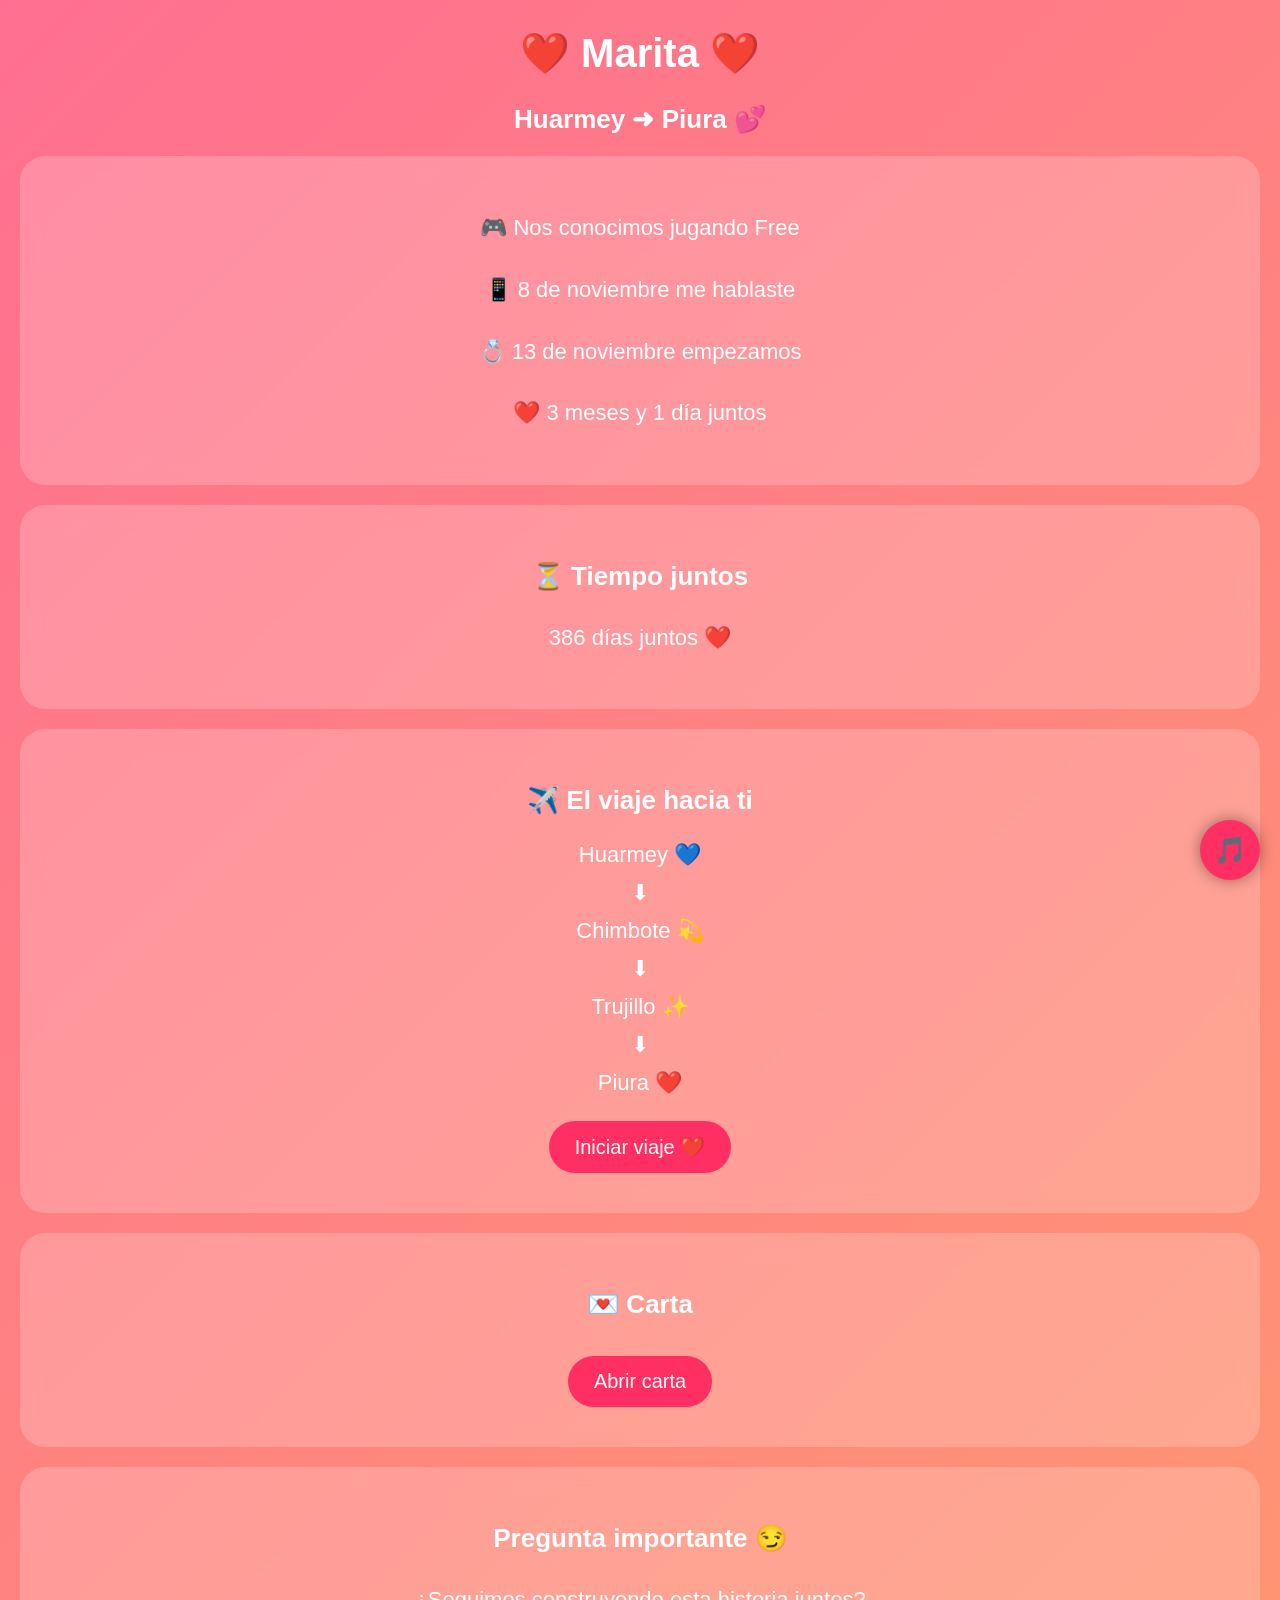
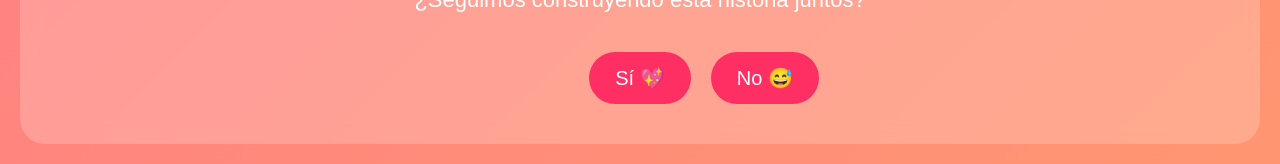
<file: index.html>
<!DOCTYPE html>
<html lang="es">
<head>
<meta charset="UTF-8">
<meta name="viewport" content="width=device-width, initial-scale=1.0">
<title>Para Marita ❤️</title>

<style>

body {
    margin: 0;
    font-family: Arial, sans-serif;
    background: linear-gradient(135deg, #ff6f91, #ff9671);
    text-align: center;
    color: white;
    overflow-x: hidden;
}

/* TITULOS GRANDES */
h1 {
    font-size: 40px;
    margin-top: 30px;
}

h2, h3 {
    font-size: 26px;
}

p {
    font-size: 22px;
    line-height: 1.8;
}

/* SECCIONES */
.section {
    background: rgba(255,255,255,0.2);
    backdrop-filter: blur(10px);
    margin: 20px;
    padding: 30px;
    border-radius: 25px;
}

/* BOTONES */
button {
    padding: 14px 26px;
    border: none;
    border-radius: 30px;
    background: #ff2e63;
    color: white;
    font-size: 20px;
    cursor: pointer;
    margin: 10px;
}

button:active {
    transform: scale(0.95);
}

#noBtn {
    position: absolute;
}

/* MAPA */
.mapa {
    display: flex;
    flex-direction: column;
    gap: 12px;
    font-size: 22px;
    margin-top: 15px;
}

.viaje {
    margin-top: 15px;
    font-weight: bold;
    font-size: 22px;
}

/* CARTA */
.carta {
    display: none;
    margin-top: 20px;
    font-size: 22px;
    line-height: 1.9;
    animation: fadeIn 1.5s ease-in-out;
}

@keyframes fadeIn {
    from {opacity: 0;}
    to {opacity: 1;}
}

/* CORAZONES */
.heart {
    position: fixed;
    animation: float 6s linear infinite;
}

@keyframes float {
    from {transform: translateY(100vh);}
    to {transform: translateY(-10vh);}
}

/* BOTÓN MÚSICA FLOTANTE */
.music-btn {
    position: fixed;
    bottom: 20px;
    right: 20px;
    background: #ff2e63;
    width: 60px;
    height: 60px;
    border-radius: 50%;
    font-size: 26px;
    display: flex;
    align-items: center;
    justify-content: center;
    cursor: pointer;
    box-shadow: 0 0 15px rgba(0,0,0,0.4);
}

</style>
</head>

<body>

<h1>❤️ Marita ❤️</h1>
<h2>Huarmey ➜ Piura 💕</h2>

<div class="section">
    <p>🎮 Nos conocimos jugando Free</p>
    <p>📱 8 de noviembre me hablaste</p>
    <p>💍 13 de noviembre empezamos</p>
    <p>❤️ 3 meses y 1 día juntos</p>
</div>

<div class="section">
    <h3>⏳ Tiempo juntos</h3>
    <p id="contador"></p>
</div>

<div class="section">
    <h3>✈️ El viaje hacia ti</h3>
    <div class="mapa">
        <div>Huarmey 💙</div>
        <div>⬇</div>
        <div>Chimbote 💫</div>
        <div>⬇</div>
        <div>Trujillo ✨</div>
        <div>⬇</div>
        <div>Piura ❤️</div>
    </div>

    <div class="viaje" id="viajeTexto"></div>
    <button onclick="iniciarViaje()">Iniciar viaje ❤️</button>
</div>

<div class="section">
    <h3>💌 Carta</h3>
    <button onclick="abrirCarta()">Abrir carta</button>

    <div class="carta" id="cartaTexto">
        Marita ❤️<br><br>

        Quién diría que todo empezó en un juego 🎮.  
        Entre partidas, risas y momentos simples, encontré algo real… algo que no estaba buscando pero que ahora no quiero perder. 💖<br><br>

        El 8 de noviembre comenzamos a hablar por WhatsApp 📱,  
        y el 13 de noviembre nuestra historia se volvió oficial 💍.  
        Desde ese día cada conversación, cada llamada y cada mensaje se volvió especial.<br><br>

        No llevamos años… solo 3 meses y 1 día.  
        Pero lo que siento no se mide en tiempo,  
        se mide en lo feliz que me haces y en lo mucho que sonrío cuando pienso en ti. ❤️<br><br>

        Somos Huarmey y Piura…  
        y para llegar a ti tendría que pasar por Chimbote, Trujillo y muchos kilómetros más.  
        Pero si el destino es verte, recorrería cada uno de ellos feliz. ✈️💕<br><br>

        Lo más bonito es que pronto nos veremos en persona este mes.  
        Ya no será solo pantalla… será real, frente a frente.  
        Y estoy seguro de que ese momento valdrá cada segundo de espera. 💕<br><br>

        Tal vez nuestra historia empezó en un juego,  
        pero lo que siento por ti es completamente real.  
        Y quiero que esto siga creciendo contigo. ❤️
    </div>
</div>

<div class="section">
    <h3>Pregunta importante 😏</h3>
    <p>¿Seguimos construyendo esta historia juntos?</p>
    <button onclick="respuestaSi()">Sí 💖</button>
    <button id="noBtn" onmouseover="moverNo()">No 😅</button>
</div>

<!-- AUDIO -->
<audio id="musica" loop>
    <source src="cancion.mp3" type="audio/mpeg">
</audio>

<!-- BOTÓN FLOTANTE -->
<div class="music-btn" onclick="reproducirMusica()">🎵</div>

<script>

/* CONTADOR */
let inicio = new Date("November 13, 2025 00:00:00").getTime();

setInterval(function() {
    let ahora = new Date().getTime();
    let diferencia = ahora - inicio;
    let dias = Math.floor(diferencia / (1000*60*60*24));
    document.getElementById("contador").innerHTML =
    dias + " días juntos ❤️";
}, 1000);

/* VIAJE */
function iniciarViaje() {
    const texto = document.getElementById("viajeTexto");
    const ciudades = ["Huarmey 💙", "Chimbote 💫", "Trujillo ✨", "Piura ❤️"];
    let i = 0;

    let intervalo = setInterval(() => {
        texto.innerHTML = "❤️ Llegando a " + ciudades[i];
        i++;
        if (i >= ciudades.length) {
            clearInterval(intervalo);
            texto.innerHTML = "❤️ Ya estoy contigo 💕";
        }
    }, 1500);
}

/* CARTA */
function abrirCarta(){
    document.getElementById("cartaTexto").style.display = "block";
}

/* BOTÓN NO */
function moverNo(){
    let btn = document.getElementById("noBtn");
    btn.style.top = Math.random()*80 + "vh";
    btn.style.left = Math.random()*80 + "vw";
}

/* RESPUESTA SI */
function respuestaSi(){
    alert("Sabía que dirías que sí 😘❤️");
}

/* CORAZONES */
setInterval(() => {
    let heart = document.createElement("div");
    heart.classList.add("heart");
    heart.innerHTML = "❤️";
    heart.style.left = Math.random() * 100 + "vw";
    heart.style.fontSize = Math.random() * 25 + 20 + "px";
    document.body.appendChild(heart);

    setTimeout(() => {
        heart.remove();
    }, 6000);
}, 500);

/* MÚSICA */
function reproducirMusica(){
    document.getElementById("musica").play();
}

</script>

</body>
</html>
</file>
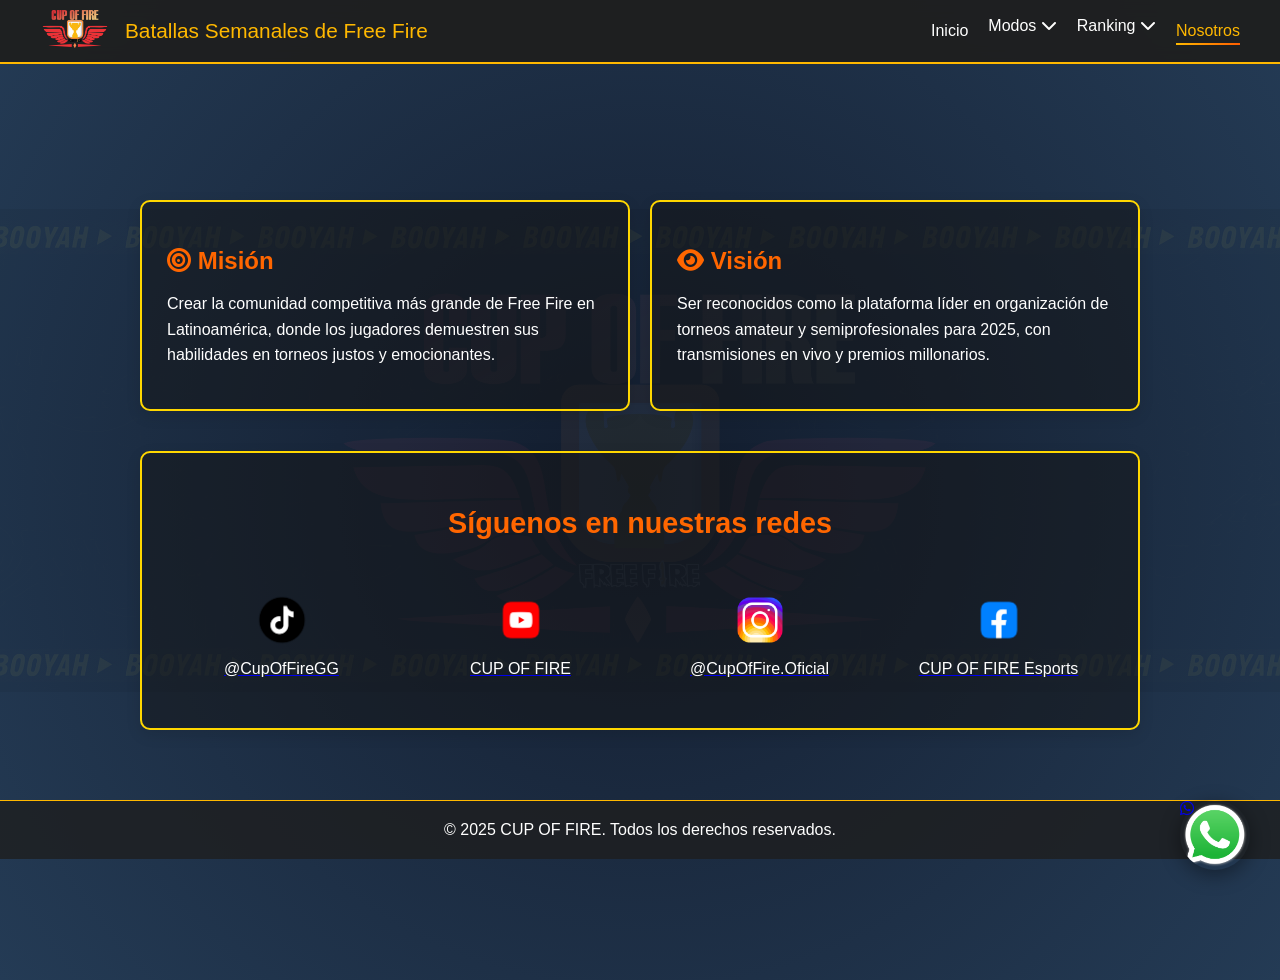
<file: nosotros.html>
<!DOCTYPE html>
<html lang="es">
<head>
  <meta charset="UTF-8">
  <meta name="viewport" content="width=device-width, initial-scale=1.0">
  <title>Nosotros - CUP OF FIRE</title>
  <link rel="stylesheet" href="assets/css/styles.css">
  <link rel="stylesheet" href="https://cdnjs.cloudflare.com/ajax/libs/font-awesome/6.5.0/css/all.min.css">
</head>
<body>
  <!-- Fondo con logo -->
  <div class="background-logo"></div>

  <!-- Header -->
  <header class="header-fixed">
    <div class="header-container">
      <div class="logo-title">
        <a href="index.html">
          <img src="img/logo.png" alt="Logo" class="logo">
        </a>
        <h1>Batallas Semanales de Free Fire</h1>
      </div>
      
      <nav id="mainNav">
        <a href="index.html">Inicio</a>
        
        <!-- Menú Modos -->
        <div class="dropdown">
          <a href="#">Modos <i class="fas fa-chevron-down"></i></a>
          <div class="dropdown-content">
            <a href="modos/solo.html">Solo</a>
            <a href="modos/duo.html">Dúo</a>
            <a href="modos/escuadra.html">Escuadra</a>
            <a href="modos/duelo.html">Duelo</a>
          </div>
        </div>
        
        <!-- Menú Ranking -->
        <div class="dropdown">
          <a href="#">Ranking <i class="fas fa-chevron-down"></i></a>
          <div class="dropdown-content">
            <a href="ranking/solo.html">Top Solo</a>
            <a href="ranking/duo.html">Top Dúo</a>
            <a href="ranking/escuadra.html">Top Escuadra</a>
            <a href="ranking/duelo.html">Top Duelo</a>
          </div>
        </div>
        
        <a href="nosotros.html" class="active" id="current-page">Nosotros</a>
      </nav>
      
      <button class="menu-mobile">
        <i class="fas fa-bars"></i>
      </button>
    </div>
  </header>

  <!-- Contenido Principal -->
  <main class="nosotros-main">
    <section class="mision-vision">
      <div class="card">
        <h2><i class="fas fa-bullseye"></i> Misión</h2>
        <p>Crear la comunidad competitiva más grande de Free Fire en Latinoamérica, donde los jugadores demuestren sus habilidades en torneos justos y emocionantes.</p>
      </div>
      
      <div class="card">
        <h2><i class="fas fa-eye"></i> Visión</h2>
        <p>Ser reconocidos como la plataforma líder en organización de torneos amateur y semiprofesionales para 2025, con transmisiones en vivo y premios millonarios.</p>
      </div>
    </section>

    <section class="redes-sociales">
      <h2>Síguenos en nuestras redes</h2>
      <div class="redes-container">
        <a href="https://tiktok.com" target="_blank" class="red-social">
          <img src="img/tiktok-icon.png" alt="TikTok">
          <span>@CupOfFireGG</span>
        </a>
        
        <a href="https://youtube.com" target="_blank" class="red-social">
          <img src="img/youtube-icon.png" alt="YouTube">
          <span>CUP OF FIRE</span>
        </a>
        
        <a href="https://instagram.com" target="_blank" class="red-social">
          <img src="img/instagram-icon.png" alt="Instagram">
          <span>@CupOfFire.Oficial</span>
        </a>
        
        <a href="https://facebook.com" target="_blank" class="red-social">
          <img src="img/facebook-icon.png" alt="Facebook">
          <span>CUP OF FIRE Esports</span>
        </a>
      </div>
    </section>
  </main>

  <footer>
    © 2025 CUP OF FIRE. Todos los derechos reservados.
  </footer>

  <!-- WhatsApp Flotante -->
  <a href="https://wa.me/+51987149670" class="whatsapp-float" target="_blank">
    <i class="fab fa-whatsapp"></i>
  </a>

  <!-- JavaScript -->
  <script src="assets/js/script.js"></script>
</body>
</html>
</file>
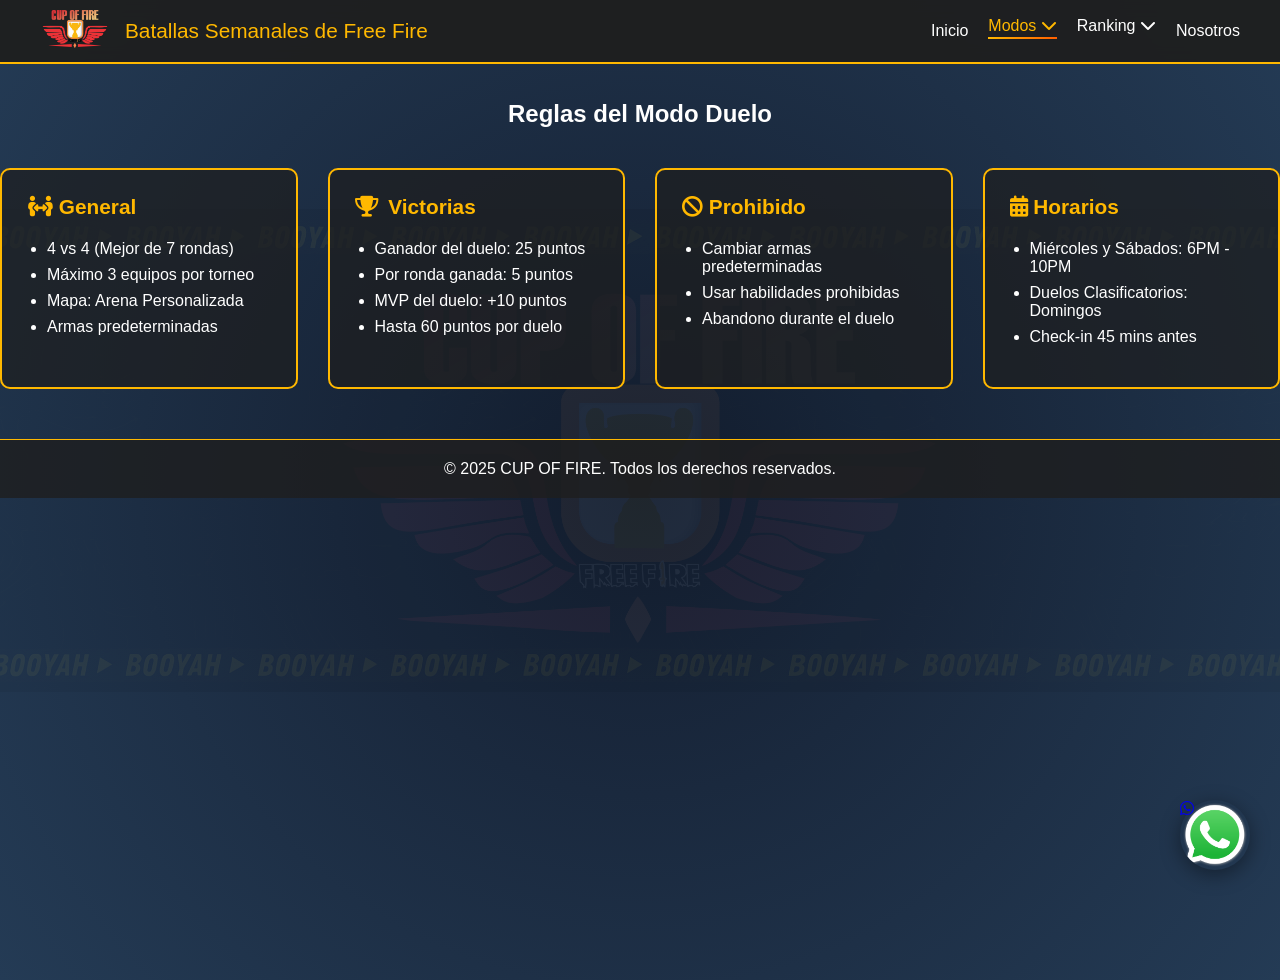
<file: modos/duelo.html>
<!DOCTYPE html>
<html lang="es">
<head>
  <meta charset="UTF-8">
  <meta name="viewport" content="width=device-width, initial-scale=1.0">
  <title>Modo Duelo - CUP OF FIRE</title>
  <link rel="stylesheet" href="../assets/css/styles.css">
  <link rel="stylesheet" href="https://cdnjs.cloudflare.com/ajax/libs/font-awesome/6.5.0/css/all.min.css">
</head>
<body>
  <!-- Fondo con logo2 -->
  <div class="background-logo"></div>

  <!-- Header -->
  <header class="header-fixed">
    <div class="header-container">
      <div class="logo-title">
        <a href="../index.html">
          <img src="../img/logo.png" alt="Logo" class="logo">
        </a>
        <h1>Batallas Semanales de Free Fire</h1>
      </div>
      
      <nav id="mainNav">
        <a href="../index.html">Inicio</a>
        
        <!-- Menú Modos -->
        <div class="dropdown">
          <a href="#" class="active">Modos <i class="fas fa-chevron-down"></i></a>
          <div class="dropdown-content">
            <a href="solo.html">Solo</a>
            <a href="duo.html">Dúo</a>
            <a href="escuadra.html">Escuadra</a>
            <a href="#" class="active" id="current-page">Duelo</a>
          </div>
        </div>
        
        <!-- Menú Ranking -->
        <div class="dropdown">
          <a href="#">Ranking <i class="fas fa-chevron-down"></i></a>
          <div class="dropdown-content">
            <a href="../ranking/solo.html">Top Solo</a>
            <a href="../ranking/duo.html">Top Dúo</a>
            <a href="../ranking/escuadra.html">Top Escuadra</a>
            <a href="../ranking/duelo.html">Top Duelo</a>
          </div>
        </div>
        
        <a href="../nosotros.html">Nosotros</a>
      </nav>
      
      <button class="menu-mobile">
        <i class="fas fa-bars"></i>
      </button>
    </div>
  </header>

  <!-- Contenido Principal -->
  <main>
    <h2 style="color: white; text-align: center; margin: 20px 0;">Reglas del Modo Duelo</h2>
    
    <div class="reglas-container">
      <div class="regla-card">
        <h3><i class="fas fa-people-arrows"></i> General</h3>
        <ul>
          <li>4 vs 4 (Mejor de 7 rondas)</li>
          <li>Máximo 3 equipos por torneo</li>
          <li>Mapa: Arena Personalizada</li>
          <li>Armas predeterminadas</li>
        </ul>
      </div>
      
      <div class="regla-card">
        <h3><i class="fas fa-trophy"></i> Victorias</h3>
        <ul>
          <li>Ganador del duelo: 25 puntos</li>
          <li>Por ronda ganada: 5 puntos</li>
          <li>MVP del duelo: +10 puntos</li>
          <li>Hasta 60 puntos por duelo</li>
        </ul>
      </div>
      
      <div class="regla-card">
        <h3><i class="fas fa-ban"></i> Prohibido</h3>
        <ul>
          <li>Cambiar armas predeterminadas</li>
          <li>Usar habilidades prohibidas</li>
          <li>Abandono durante el duelo</li>
        </ul>
      </div>
      
      <div class="regla-card">
        <h3><i class="fas fa-calendar-alt"></i> Horarios</h3>
        <ul>
          <li>Miércoles y Sábados: 6PM - 10PM</li>
          <li>Duelos Clasificatorios: Domingos</li>
          <li>Check-in 45 mins antes</li>
        </ul>
      </div>
    </div>
  </main>

  <footer>
    © 2025 CUP OF FIRE. Todos los derechos reservados.
  </footer>

  <!-- WhatsApp Flotante -->
  <a href="https://wa.me/+51987149670" class="whatsapp-float" target="_blank">
    <i class="fab fa-whatsapp"></i>
  </a>

  <script src="../assets/js/script.js"></script>
</body>
</html>
</file>
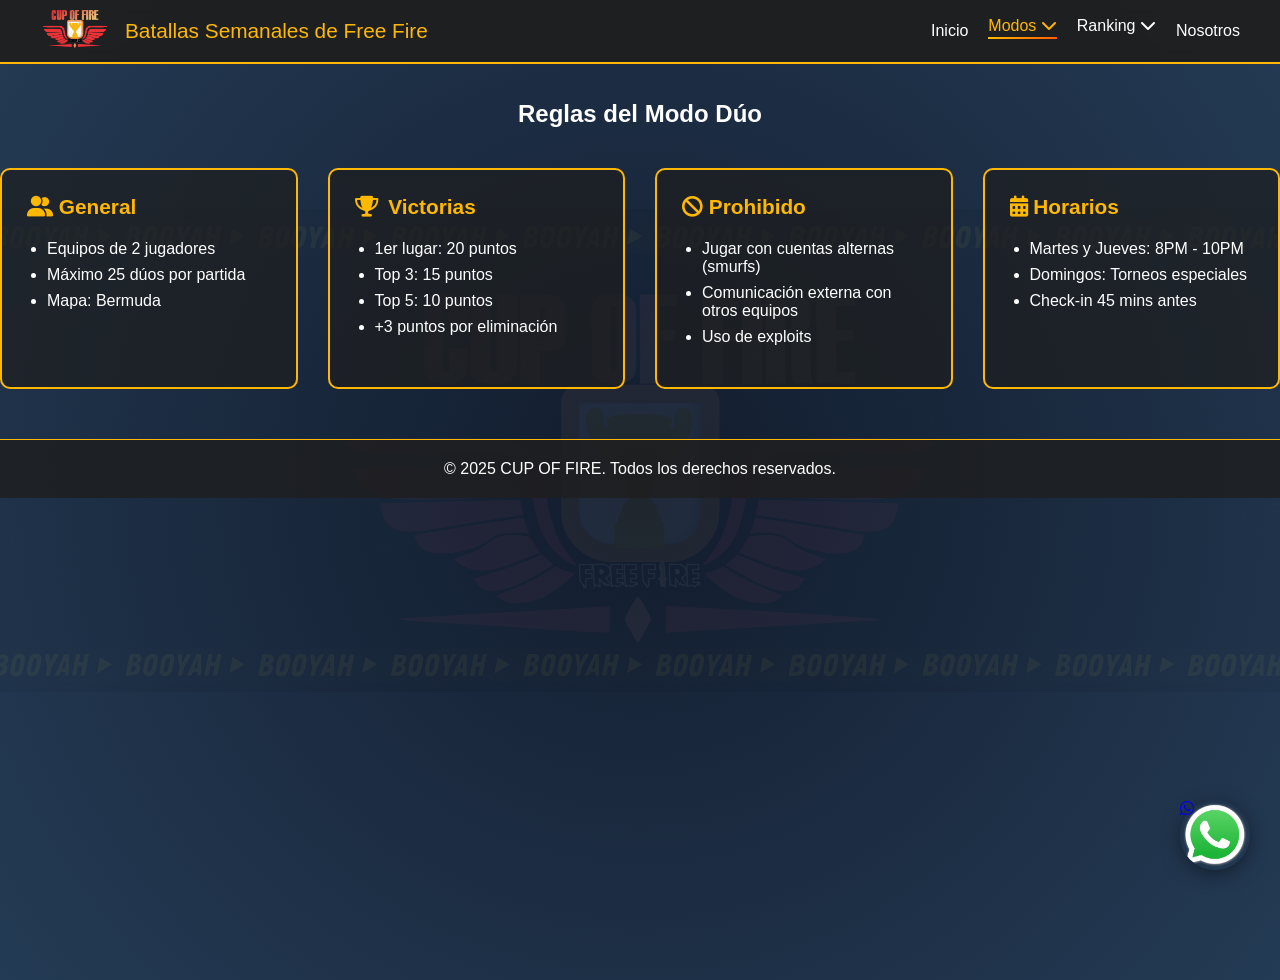
<file: modos/duo.html>
<!DOCTYPE html>
<html lang="es">
<head>
  <meta charset="UTF-8">
  <meta name="viewport" content="width=device-width, initial-scale=1.0">
  <title>Modo Dúo - CUP OF FIRE</title>
  <link rel="stylesheet" href="../assets/css/styles.css">
  <link rel="stylesheet" href="https://cdnjs.cloudflare.com/ajax/libs/font-awesome/6.5.0/css/all.min.css">
</head>
<body>
  <!-- Fondo con logo2 -->
  <div class="background-logo"></div>

  <!-- Header -->
  <header class="header-fixed">
    <div class="header-container">
      <div class="logo-title">
        <a href="../index.html">
          <img src="../img/logo.png" alt="Logo" class="logo">
        </a>
        <h1>Batallas Semanales de Free Fire</h1>
      </div>
      
      <nav id="mainNav">
        <a href="../index.html">Inicio</a>
        
        <!-- Menú Modos -->
        <div class="dropdown">
          <a href="#" class="active">Modos <i class="fas fa-chevron-down"></i></a>
          <div class="dropdown-content">
            <a href="solo.html">Solo</a>
            <a href="#" class="active" id="current-page">Dúo</a>
            <a href="escuadra.html">Escuadra</a>
            <a href="duelo.html">Duelo</a>
          </div>
        </div>
        
        <!-- Menú Ranking -->
        <div class="dropdown">
          <a href="#">Ranking <i class="fas fa-chevron-down"></i></a>
          <div class="dropdown-content">
            <a href="../ranking/solo.html">Top Solo</a>
            <a href="../ranking/duo.html">Top Dúo</a>
            <a href="../ranking/escuadra.html">Top Escuadra</a>
            <a href="../ranking/duelo.html">Top Duelo</a>
          </div>
        </div>
        
        <a href="../nosotros.html">Nosotros</a>
      </nav>
      
      <button class="menu-mobile">
        <i class="fas fa-bars"></i>
      </button>
    </div>
  </header>

  <!-- Contenido Principal -->
  <main>
    <h2 style="color: white; text-align: center; margin: 20px 0;">Reglas del Modo Dúo</h2>
    
    <div class="reglas-container">
      <div class="regla-card">
        <h3><i class="fas fa-user-friends"></i> General</h3>
        <ul>
          <li>Equipos de 2 jugadores</li>
          <li>Máximo 25 dúos por partida</li>
          <li>Mapa: Bermuda</li>
        </ul>
      </div>
      
      <div class="regla-card">
        <h3><i class="fas fa-trophy"></i> Victorias</h3>
        <ul>
          <li>1er lugar: 20 puntos</li>
          <li>Top 3: 15 puntos</li>
          <li>Top 5: 10 puntos</li>
          <li>+3 puntos por eliminación</li>
        </ul>
      </div>
      
      <div class="regla-card">
        <h3><i class="fas fa-ban"></i> Prohibido</h3>
        <ul>
          <li>Jugar con cuentas alternas (smurfs)</li>
          <li>Comunicación externa con otros equipos</li>
          <li>Uso de exploits</li>
        </ul>
      </div>
      
      <div class="regla-card">
        <h3><i class="fas fa-calendar-alt"></i> Horarios</h3>
        <ul>
          <li>Martes y Jueves: 8PM - 10PM</li>
          <li>Domingos: Torneos especiales</li>
          <li>Check-in 45 mins antes</li>
        </ul>
      </div>
    </div>
  </main>

  <footer>
    © 2025 CUP OF FIRE. Todos los derechos reservados.
  </footer>

  <!-- WhatsApp Flotante -->
  <a href="https://wa.me/+51987149670" class="whatsapp-float" target="_blank">
    <i class="fab fa-whatsapp"></i>
  </a>

  <script src="../assets/js/script.js"></script>
</body>
</html>
</file>
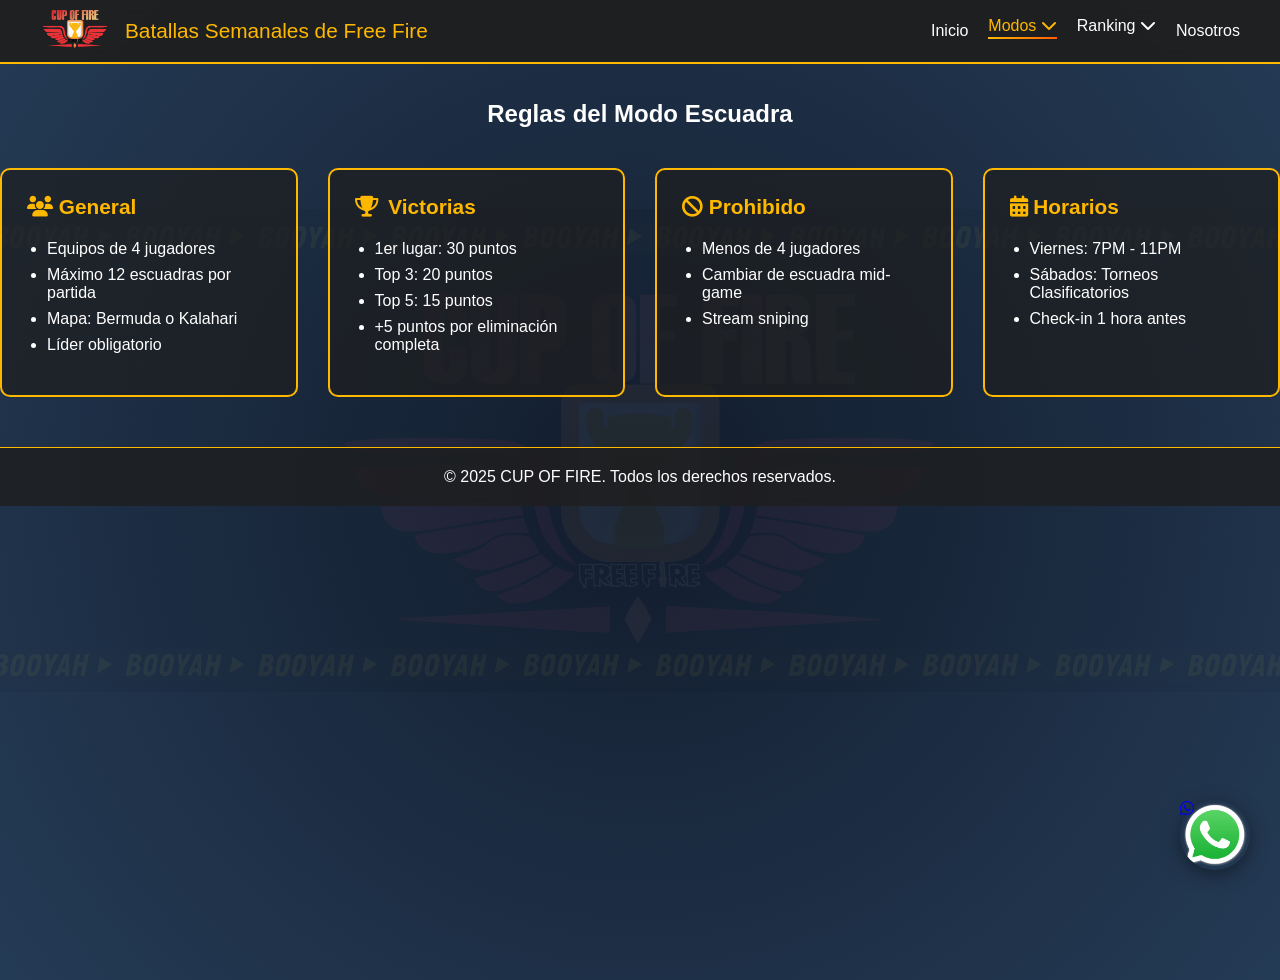
<file: modos/escuadra.html>
<!DOCTYPE html>
<html lang="es">
<head>
  <meta charset="UTF-8">
  <meta name="viewport" content="width=device-width, initial-scale=1.0">
  <title>Modo Escuadra - CUP OF FIRE</title>
  <link rel="stylesheet" href="../assets/css/styles.css">
  <link rel="stylesheet" href="https://cdnjs.cloudflare.com/ajax/libs/font-awesome/6.5.0/css/all.min.css">
</head>
<body>
  <!-- Fondo con logo2 -->
  <div class="background-logo"></div>

  <!-- Header -->
  <header class="header-fixed">
    <div class="header-container">
      <div class="logo-title">
        <a href="../index.html">
          <img src="../img/logo.png" alt="Logo" class="logo">
        </a>
        <h1>Batallas Semanales de Free Fire</h1>
      </div>
      
      <nav id="mainNav">
        <a href="../index.html">Inicio</a>
        
        <!-- Menú Modos -->
        <div class="dropdown">
          <a href="#" class="active">Modos <i class="fas fa-chevron-down"></i></a>
          <div class="dropdown-content">
            <a href="solo.html">Solo</a>
            <a href="duo.html">Dúo</a>
            <a href="#" class="active" id="current-page">Escuadra</a>
            <a href="duelo.html">Duelo</a>
          </div>
        </div>
        
        <!-- Menú Ranking -->
        <div class="dropdown">
          <a href="#">Ranking <i class="fas fa-chevron-down"></i></a>
          <div class="dropdown-content">
            <a href="../ranking/solo.html">Top Solo</a>
            <a href="../ranking/duo.html">Top Dúo</a>
            <a href="../ranking/escuadra.html">Top Escuadra</a>
            <a href="../ranking/duelo.html">Top Duelo</a>
          </div>
        </div>
        
        <a href="../nosotros.html">Nosotros</a>
      </nav>
      
      <button class="menu-mobile">
        <i class="fas fa-bars"></i>
      </button>
    </div>
  </header>

  <!-- Contenido Principal -->
  <main>
    <h2 style="color: white; text-align: center; margin: 20px 0;">Reglas del Modo Escuadra</h2>
    
    <div class="reglas-container">
      <div class="regla-card">
        <h3><i class="fas fa-users"></i> General</h3>
        <ul>
          <li>Equipos de 4 jugadores</li>
          <li>Máximo 12 escuadras por partida</li>
          <li>Mapa: Bermuda o Kalahari</li>
          <li>Líder obligatorio</li>
        </ul>
      </div>
      
      <div class="regla-card">
        <h3><i class="fas fa-trophy"></i> Victorias</h3>
        <ul>
          <li>1er lugar: 30 puntos</li>
          <li>Top 3: 20 puntos</li>
          <li>Top 5: 15 puntos</li>
          <li>+5 puntos por eliminación completa</li>
        </ul>
      </div>
      
      <div class="regla-card">
        <h3><i class="fas fa-ban"></i> Prohibido</h3>
        <ul>
          <li>Menos de 4 jugadores</li>
          <li>Cambiar de escuadra mid-game</li>
          <li>Stream sniping</li>
        </ul>
      </div>
      
      <div class="regla-card">
        <h3><i class="fas fa-calendar-alt"></i> Horarios</h3>
        <ul>
          <li>Viernes: 7PM - 11PM</li>
          <li>Sábados: Torneos Clasificatorios</li>
          <li>Check-in 1 hora antes</li>
        </ul>
      </div>
    </div>
  </main>

  <footer>
    © 2025 CUP OF FIRE. Todos los derechos reservados.
  </footer>

  <!-- WhatsApp Flotante -->
  <a href="https://wa.me/+51987149670" class="whatsapp-float" target="_blank">
    <i class="fab fa-whatsapp"></i>
  </a>

  <script src="../assets/js/script.js"></script>
</body>
</html>
</file>
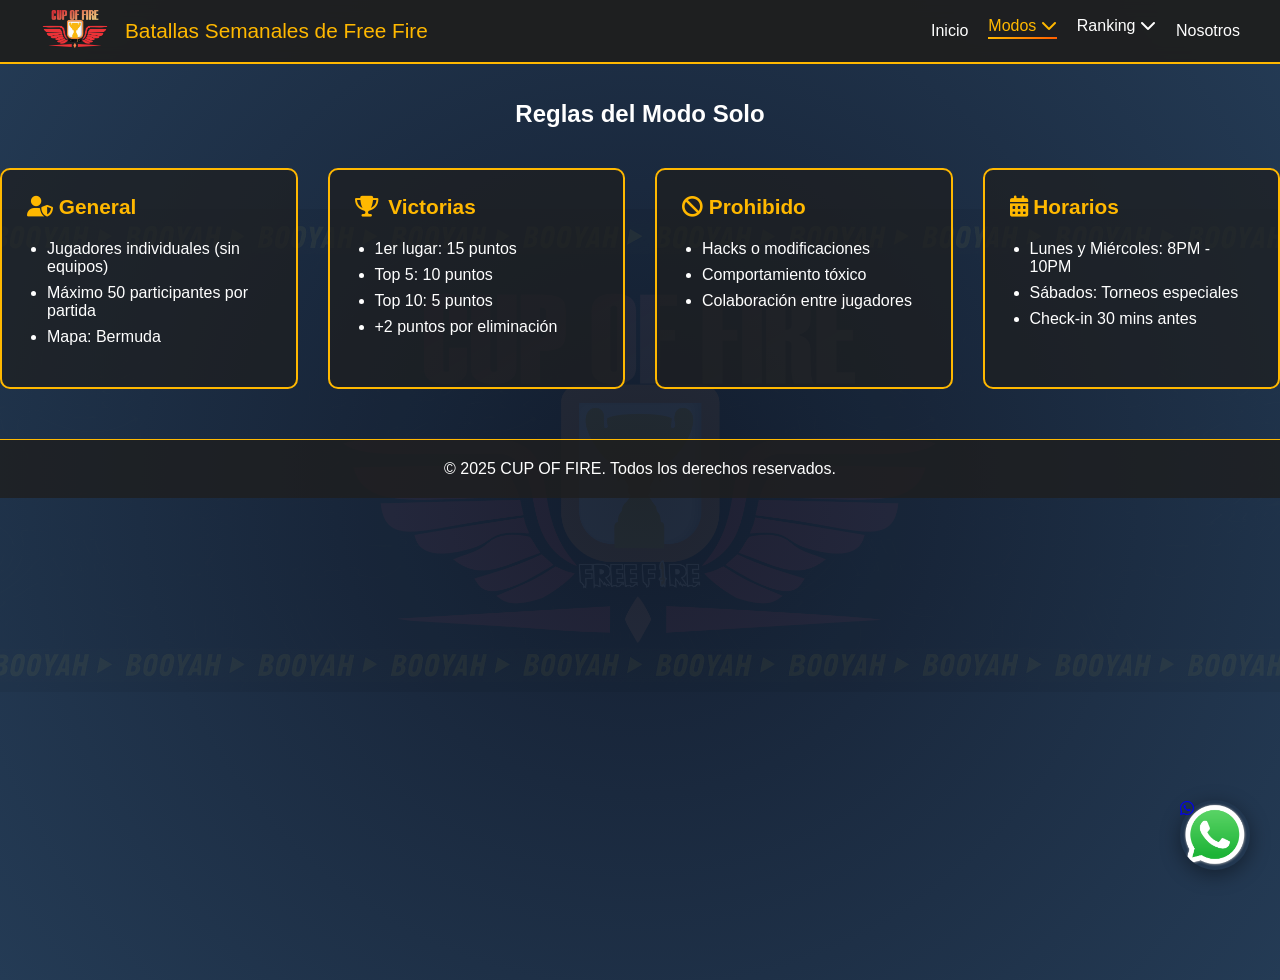
<file: modos/solo.html>
<!DOCTYPE html>
<html lang="es">
<head>
  <meta charset="UTF-8">
  <meta name="viewport" content="width=device-width, initial-scale=1.0">
  <title>Modo Solo - CUP OF FIRE</title>
  <link rel="stylesheet" href="../assets/css/styles.css">
  <link rel="stylesheet" href="https://cdnjs.cloudflare.com/ajax/libs/font-awesome/6.5.0/css/all.min.css">
</head>
<body>
  <!-- Fondo con logo2 -->
  <div class="background-logo"></div>

  <!-- Header con rutas corregidas -->
  <header class="header-fixed">
    <div class="header-container">
      <div class="logo-title">
        <a href="../index.html">
          <img src="../img/logo.png" alt="Logo" class="logo">
        </a>
        <h1>Batallas Semanales de Free Fire</h1>
      </div>
      
      <nav id="mainNav">
        <a href="../index.html">Inicio</a>
        
        <!-- Menú Modos (RUTAS CORREGIDAS) -->
        <div class="dropdown">
          <a href="#" class="active">Modos <i class="fas fa-chevron-down"></i></a>
          <div class="dropdown-content">
            <a href="#" class="active" id="current-page">Solo</a>
            <a href="duo.html">Dúo</a> <!-- Ruta relativa dentro de /modos/ -->
            <a href="escuadra.html">Escuadra</a>
            <a href="duelo.html">Duelo</a>
          </div>
        </div>
        
        <!-- Menú Ranking (RUTAS CORREGIDAS) -->
        <div class="dropdown">
          <a href="#">Ranking <i class="fas fa-chevron-down"></i></a>
          <div class="dropdown-content">
            <a href="../ranking/solo.html">Top Solo</a> <!-- Sube a raíz luego entra a /ranking/ -->
            <a href="../ranking/duo.html">Top Dúo</a>
            <a href="../ranking/escuadra.html">Top Escuadra</a>
            <a href="../ranking/duelo.html">Top Duelo</a>
          </div>
        </div>
        
        <a href="../nosotros.html">Nosotros</a> <!-- Ruta corregida -->
      </nav>
      
      <button class="menu-mobile">
        <i class="fas fa-bars"></i>
      </button>
    </div>
  </header>

  <!-- Contenido Principal -->
  <main>
    <h2 style="color: white; text-align: center; margin: 20px 0;">Reglas del Modo Solo</h2>
    
    <div class="reglas-container">
      <div class="regla-card">
        <h3><i class="fas fa-user-shield"></i> General</h3>
        <ul>
          <li>Jugadores individuales (sin equipos)</li>
          <li>Máximo 50 participantes por partida</li>
          <li>Mapa: Bermuda</li>
        </ul>
      </div>
      
      <div class="regla-card">
        <h3><i class="fas fa-trophy"></i> Victorias</h3>
        <ul>
          <li>1er lugar: 15 puntos</li>
          <li>Top 5: 10 puntos</li>
          <li>Top 10: 5 puntos</li>
          <li>+2 puntos por eliminación</li>
        </ul>
      </div>
      
      <div class="regla-card">
        <h3><i class="fas fa-ban"></i> Prohibido</h3>
        <ul>
          <li>Hacks o modificaciones</li>
          <li>Comportamiento tóxico</li>
          <li>Colaboración entre jugadores</li>
        </ul>
      </div>
      
      <div class="regla-card">
        <h3><i class="fas fa-calendar-alt"></i> Horarios</h3>
        <ul>
          <li>Lunes y Miércoles: 8PM - 10PM</li>
          <li>Sábados: Torneos especiales</li>
          <li>Check-in 30 mins antes</li>
        </ul>
      </div>
    </div>
  </main>

  <footer>
    © 2025 CUP OF FIRE. Todos los derechos reservados.
  </footer>

  <!-- WhatsApp Flotante -->
  <a href="https://wa.me/+51987149670" class="whatsapp-float" target="_blank">
    <i class="fab fa-whatsapp"></i>
  </a>

  <!-- JavaScript con rutas corregidas -->
  <script src="../assets/js/script.js"></script>
</body>
</html>
</file>
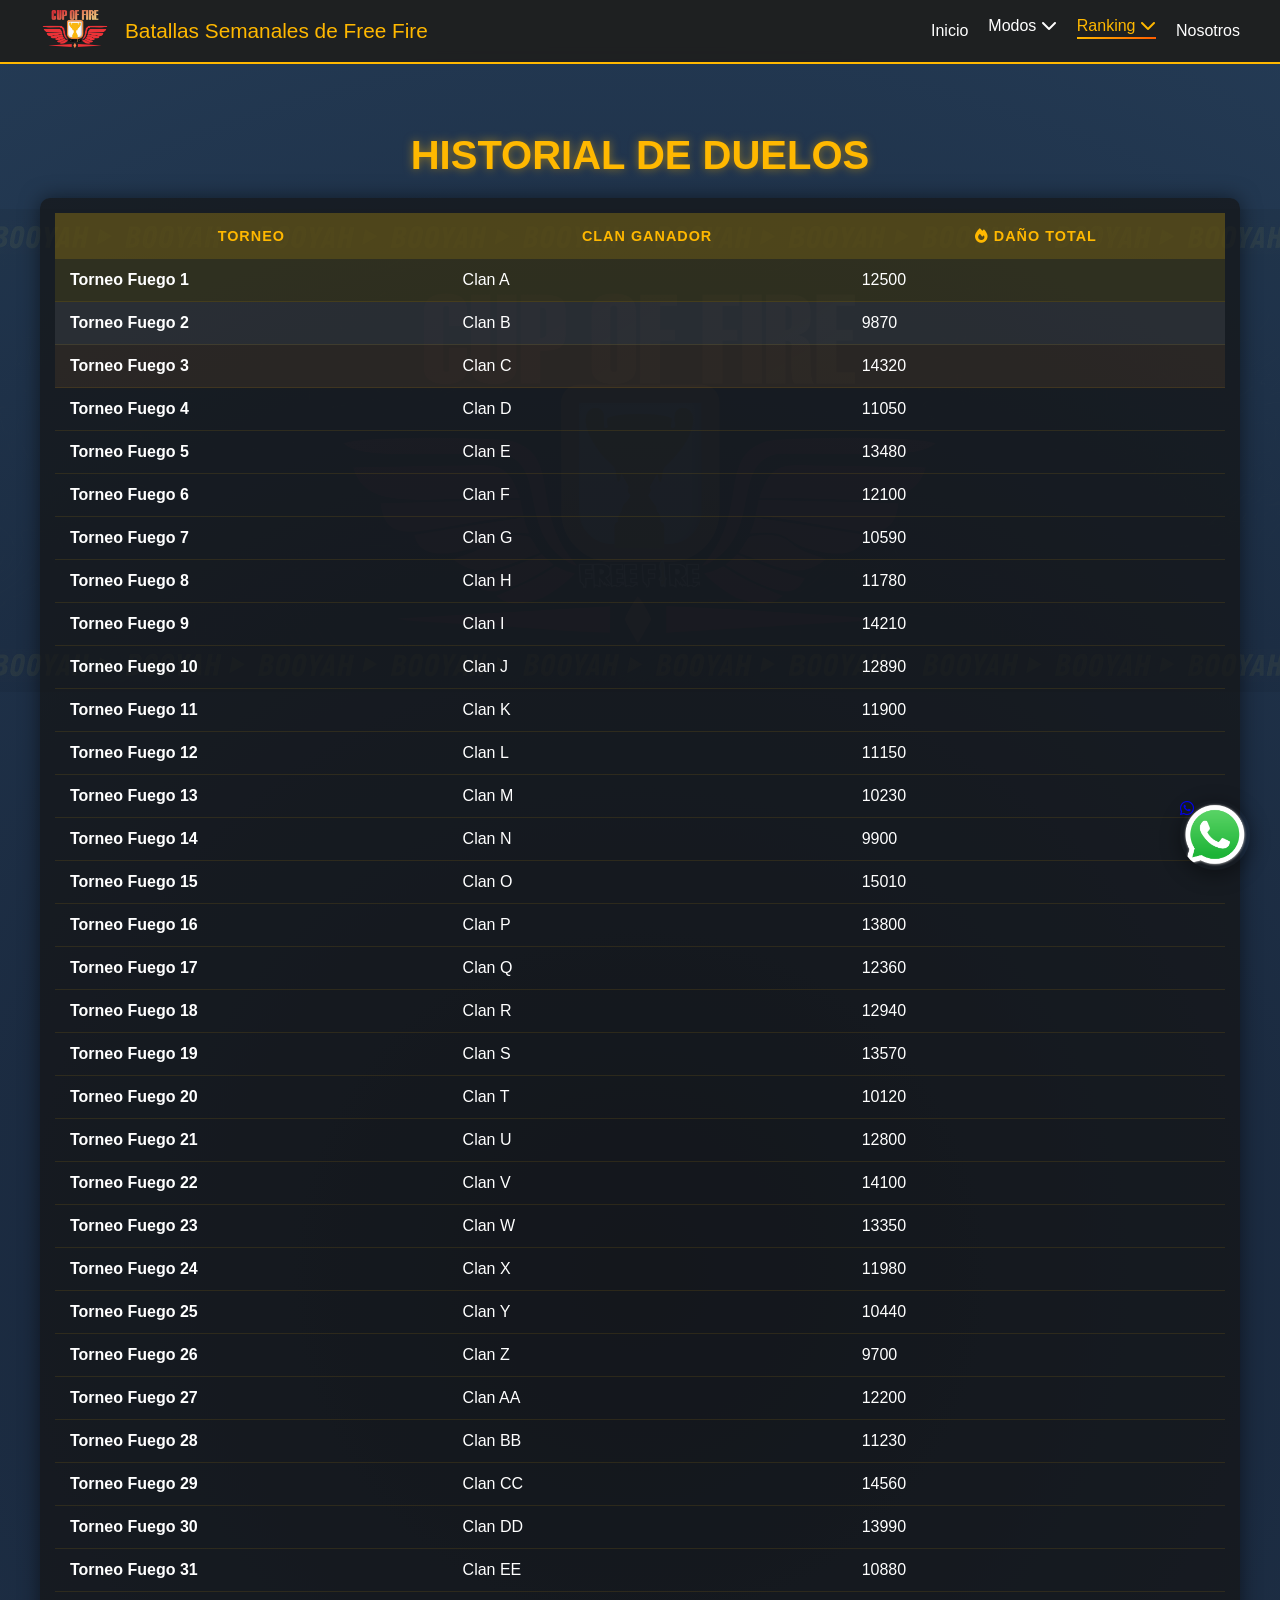
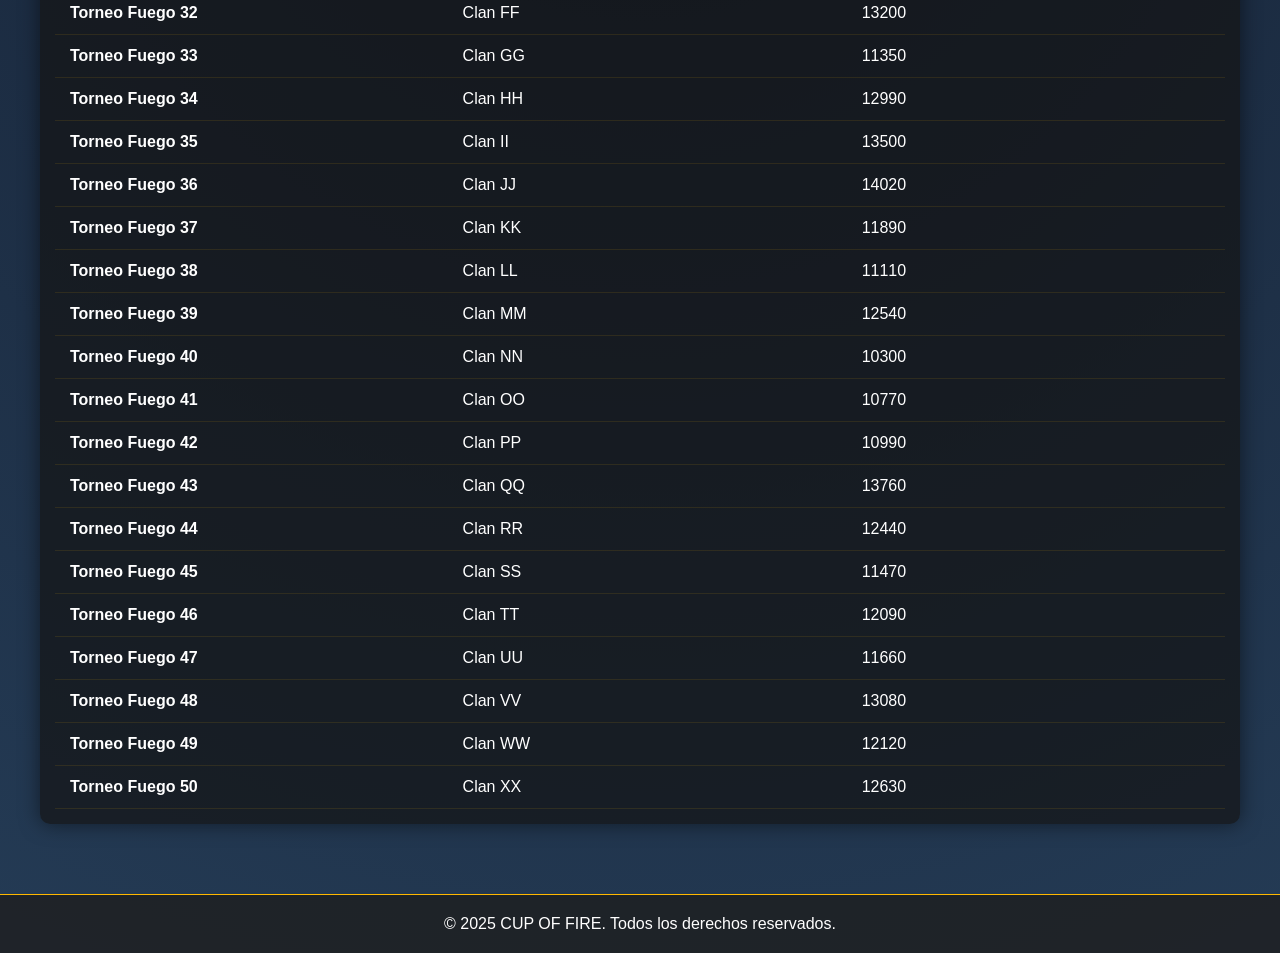
<file: ranking/duelo.html>
<!DOCTYPE html>
<html lang="es">
<head>
  <meta charset="UTF-8">
  <meta name="viewport" content="width=device-width, initial-scale=1.0">
  <title>Top Duelo - CUP OF FIRE</title>
  <link rel="stylesheet" href="../assets/css/styles.css">
  <link rel="stylesheet" href="https://cdnjs.cloudflare.com/ajax/libs/font-awesome/6.5.0/css/all.min.css">
</head>
<body>
  <!-- Fondo con logo -->
  <div class="background-logo"></div>

  <!-- Header -->
  <header class="header-fixed">
    <div class="header-container">
      <div class="logo-title">
        <a href="../index.html">
          <img src="../img/logo.png" alt="Logo" class="logo">
        </a>
        <h1>Batallas Semanales de Free Fire</h1>
      </div>

      <nav id="mainNav">
        <a href="../index.html">Inicio</a>

        <!-- Menú Modos -->
        <div class="dropdown">
          <a href="#">Modos <i class="fas fa-chevron-down"></i></a>
          <div class="dropdown-content">
            <a href="../modos/solo.html">Solo</a>
            <a href="../modos/duo.html">Dúo</a>
            <a href="../modos/escuadra.html">Escuadra</a>
            <a href="../modos/duelo.html">Duelo</a>
          </div>
        </div>

        <!-- Menú Ranking -->
        <div class="dropdown">
          <a href="#" class="active">Ranking <i class="fas fa-chevron-down"></i></a>
          <div class="dropdown-content">
            <a href="solo.html">Top Solo</a>
            <a href="duo.html">Top Dúo</a>
            <a href="escuadra.html">Top Escuadra</a>
            <a href="#" class="active" id="current-page">Top Duelo</a>
          </div>
        </div>

        <a href="../nosotros.html">Nosotros</a>
      </nav>

      <button class="menu-mobile">
        <i class="fas fa-bars"></i>
      </button>
    </div>
  </header>

  <!-- Contenido Principal -->
  <main class="ranking-main">
    <h2 class="ranking-titulo">HISTORIAL DE DUELOS</h2>

    <!-- Selector de Eventos -->
    <div class="evento-selector" id="evento-container"></div>

    <!-- Tabla de Posiciones -->
    <div class="tabla-container">
      <table class="tabla-ranking">
        <thead>
          <tr>
            <th>TORNEO</th>
            <th>CLAN GANADOR</th>
            <th><i class="fas fa-fire"></i> DAÑO TOTAL</th>
          </tr>
        </thead>
        <tbody id="tabla-datos"></tbody>
      </table>
    </div>
  </main>

  <footer>
    © 2025 CUP OF FIRE. Todos los derechos reservados.
  </footer>

  <!-- WhatsApp Flotante -->
  <a href="https://wa.me/+51987149670" class="whatsapp-float" target="_blank">
    <i class="fab fa-whatsapp"></i>
  </a>

  <!-- JavaScript -->
  <script src="../assets/js/script.js"></script>
  <script src="../assets/data/ranking-duelo.js"></script>

  <script>
    document.addEventListener('DOMContentLoaded', () => {
      initDuelos(datosDuelo);
    });

    function initDuelos(datos) {
      const eventoContainer = document.getElementById('evento-container');
      const tabla = document.getElementById('tabla-datos');

      if (eventoContainer && tabla) {
        // Mostrar todos los duelos directamente (sin selector)
        tabla.innerHTML = datos.eventos.map(evento => `
          <tr>
            <td><strong>${evento.nombre}</strong></td>
            <td>${evento.ganador}</td>
            <td>${evento.dano}</td>
          </tr>
        `).join('');

        // Ocultar selector (no necesario para duelos)
        eventoContainer.style.display = 'none';
      }
    }
  </script>

</body>
</html>
</file>
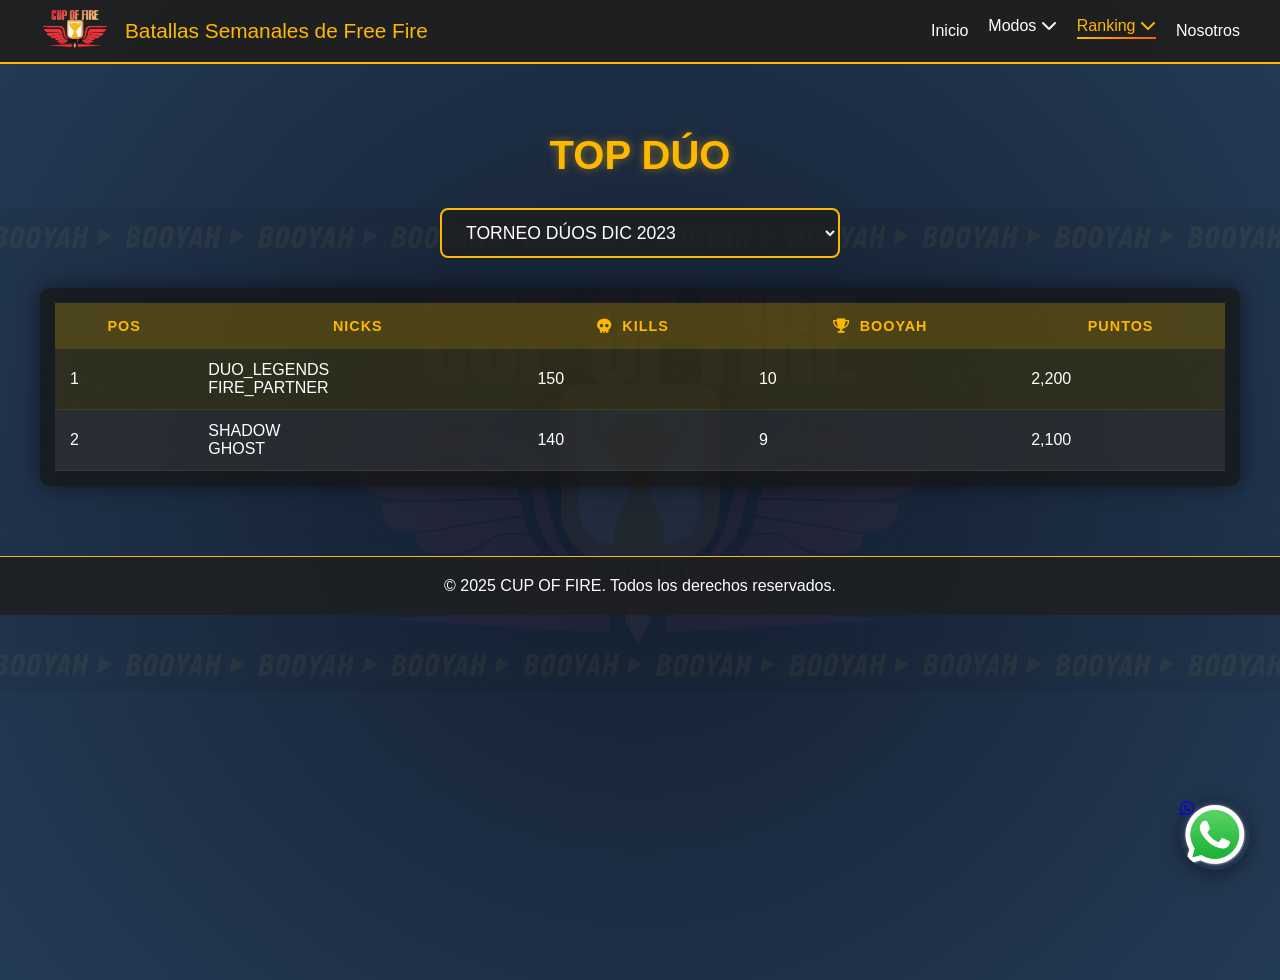
<file: ranking/duo.html>
<!DOCTYPE html>
<html lang="es">
<head>
  <meta charset="UTF-8">
  <meta name="viewport" content="width=device-width, initial-scale=1.0">
  <title>Top Dúo - CUP OF FIRE</title>
  <link rel="stylesheet" href="../assets/css/styles.css">
  <link rel="stylesheet" href="https://cdnjs.cloudflare.com/ajax/libs/font-awesome/6.5.0/css/all.min.css">
</head>
<body>
  <!-- Fondo con logo2 -->
  <div class="background-logo"></div>

  <!-- Header -->
  <header class="header-fixed">
    <div class="header-container">
      <div class="logo-title">
        <a href="../index.html">
          <img src="../img/logo.png" alt="Logo" class="logo">
        </a>
        <h1>Batallas Semanales de Free Fire</h1>
      </div>
      
      <nav id="mainNav">
        <a href="../index.html">Inicio</a>
        
        <!-- Menú Modos -->
        <div class="dropdown">
          <a href="#">Modos <i class="fas fa-chevron-down"></i></a>
          <div class="dropdown-content">
            <a href="../modos/solo.html">Solo</a>
            <a href="../modos/duo.html">Dúo</a>
            <a href="../modos/escuadra.html">Escuadra</a>
            <a href="../modos/duelo.html">Duelo</a>
          </div>
        </div>
        
        <!-- Menú Ranking -->
        <div class="dropdown">
          <a href="#" class="active">Ranking <i class="fas fa-chevron-down"></i></a>
          <div class="dropdown-content">
            <a href="solo.html">Top Solo</a>
            <a href="#" class="active" id="current-page">Top Dúo</a>
            <a href="escuadra.html">Top Escuadra</a>
            <a href="duelo.html">Top Duelo</a>
          </div>
        </div>
        
        <a href="../nosotros.html">Nosotros</a>
      </nav>
      
      <button class="menu-mobile">
        <i class="fas fa-bars"></i>
      </button>
    </div>
  </header>

  <!-- Contenido Principal -->
  <main class="ranking-main">
    <h2 class="ranking-titulo">TOP DÚO</h2>
    
    <!-- Selector de Eventos -->
    <div class="evento-selector" id="evento-container"></div>
    
    <!-- Tabla de Posiciones -->
    <div class="tabla-container">
      <table class="tabla-ranking">
        <thead>
          <tr>
            <th>POS</th>
            <th>NICKS</th>
            <th><i class="fas fa-skull"></i> KILLS</th>
            <th><i class="fas fa-trophy"></i> BOOYAH</th>
            <th>PUNTOS</th>
          </tr>
        </thead>
        <tbody id="tabla-datos"></tbody>
      </table>
    </div>
  </main>

  <footer>
    © 2025 CUP OF FIRE. Todos los derechos reservados.
  </footer>

  <!-- WhatsApp Flotante -->
  <a href="https://wa.me/+51987149670" class="whatsapp-float" target="_blank">
    <i class="fab fa-whatsapp"></i>
  </a>

  <!-- JavaScript -->
  <script src="../assets/js/script.js"></script>
  <script src="../assets/data/ranking-duo.js"></script>
  <script>
    document.addEventListener('DOMContentLoaded', () => {
      initRanking(datosDuo, 'Top Dúo');
    });
  </script>
</body>
</html>
</file>
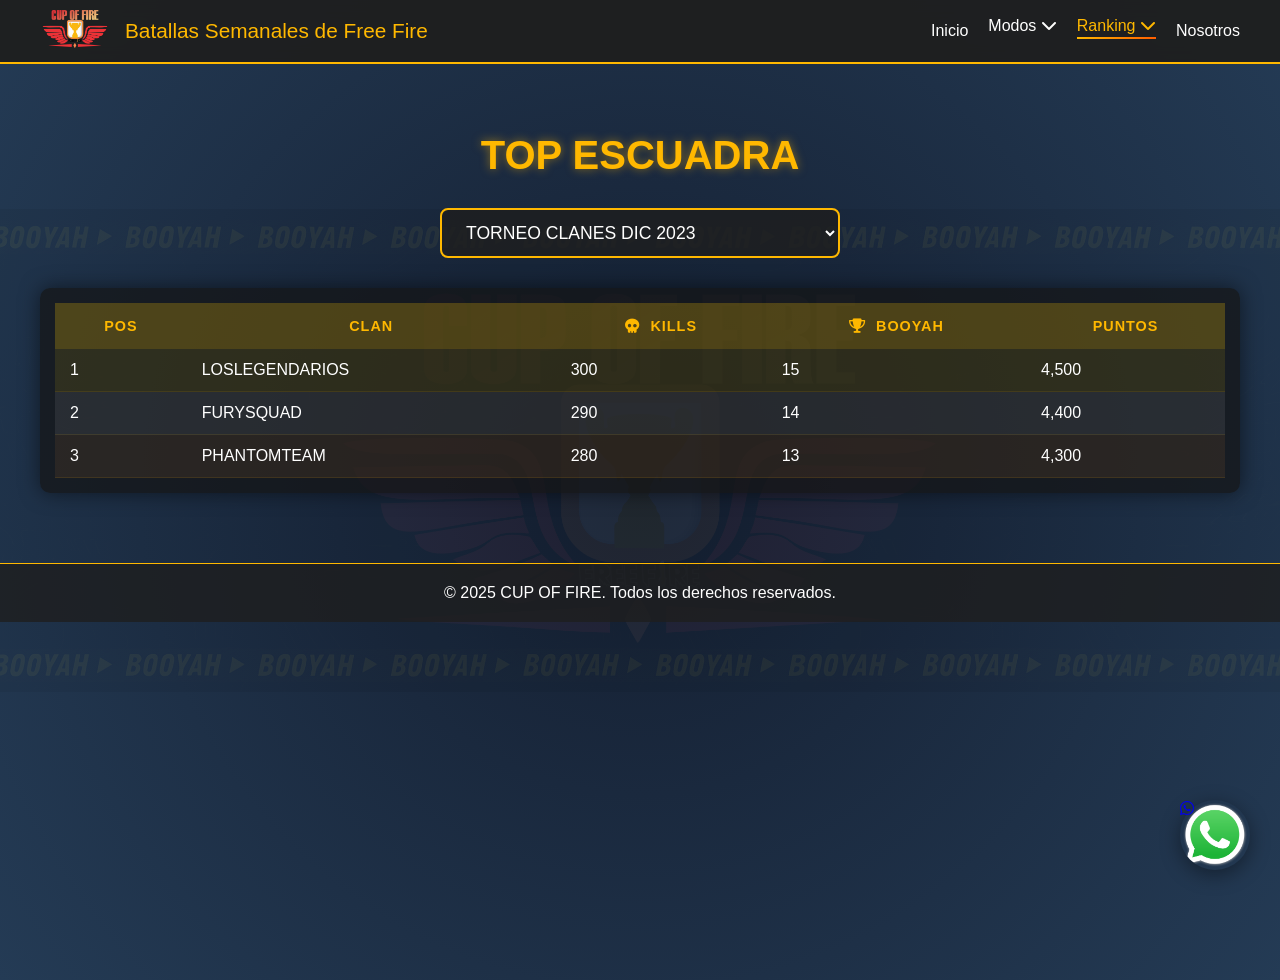
<file: ranking/escuadra.html>
<!DOCTYPE html>
<html lang="es">
<head>
  <meta charset="UTF-8">
  <meta name="viewport" content="width=device-width, initial-scale=1.0">
  <title>Top Escuadras - CUP OF FIRE</title>
  <link rel="stylesheet" href="../assets/css/styles.css">
  <link rel="stylesheet" href="https://cdnjs.cloudflare.com/ajax/libs/font-awesome/6.5.0/css/all.min.css">
</head>
<body>
  <!-- Fondo con logo -->
  <div class="background-logo"></div>

  <!-- Header -->
  <header class="header-fixed">
    <div class="header-container">
      <div class="logo-title">
        <a href="../index.html">
          <img src="../img/logo.png" alt="Logo" class="logo">
        </a>
        <h1>Batallas Semanales de Free Fire</h1>
      </div>
      
      <nav id="mainNav">
        <a href="../index.html">Inicio</a>
        
        <!-- Menú Modos -->
        <div class="dropdown">
          <a href="#">Modos <i class="fas fa-chevron-down"></i></a>
          <div class="dropdown-content">
            <a href="../modos/solo.html">Solo</a>
            <a href="../modos/duo.html">Dúo</a>
            <a href="../modos/escuadra.html">Escuadra</a>
            <a href="../modos/duelo.html">Duelo</a>
          </div>
        </div>
        
        <!-- Menú Ranking -->
        <div class="dropdown">
          <a href="#" class="active">Ranking <i class="fas fa-chevron-down"></i></a>
          <div class="dropdown-content">
            <a href="solo.html">Top Solo</a>
            <a href="duo.html">Top Dúo</a>
            <a href="#" class="active" id="current-page">Top Escuadra</a>
            <a href="duelo.html">Top Duelo</a>
          </div>
        </div>
        
        <a href="../nosotros.html">Nosotros</a>
      </nav>
      
      <button class="menu-mobile">
        <i class="fas fa-bars"></i>
      </button>
    </div>
  </header>

  <!-- Contenido Principal -->
  <main class="ranking-main">
    <h2 class="ranking-titulo">TOP ESCUADRA</h2>
    
    <!-- Selector de Eventos -->
    <div class="evento-selector" id="evento-container"></div>
    
    <!-- Tabla de Posiciones -->
    <div class="tabla-container">
      <table class="tabla-ranking">
        <thead>
          <tr>
            <th>POS</th>
            <th>CLAN</th>
            <th><i class="fas fa-skull"></i> KILLS</th>
            <th><i class="fas fa-trophy"></i> BOOYAH</th>
            <th>PUNTOS</th>
          </tr>
        </thead>
        <tbody id="tabla-datos"></tbody>
      </table>
    </div>
  </main>

  <footer>
    © 2025 CUP OF FIRE. Todos los derechos reservados.
  </footer>

  <!-- WhatsApp Flotante -->
  <a href="https://wa.me/+51987149670" class="whatsapp-float" target="_blank">
    <i class="fab fa-whatsapp"></i>
  </a>

  <!-- JavaScript -->
  <script src="../assets/js/script.js"></script>
  <script src="../assets/data/ranking-escuadra.js"></script>
  <script>
    document.addEventListener('DOMContentLoaded', () => {
      initRanking(datosEscuadra, 'Top Escuadra');
    });
  </script>
</body>
</html>
</file>
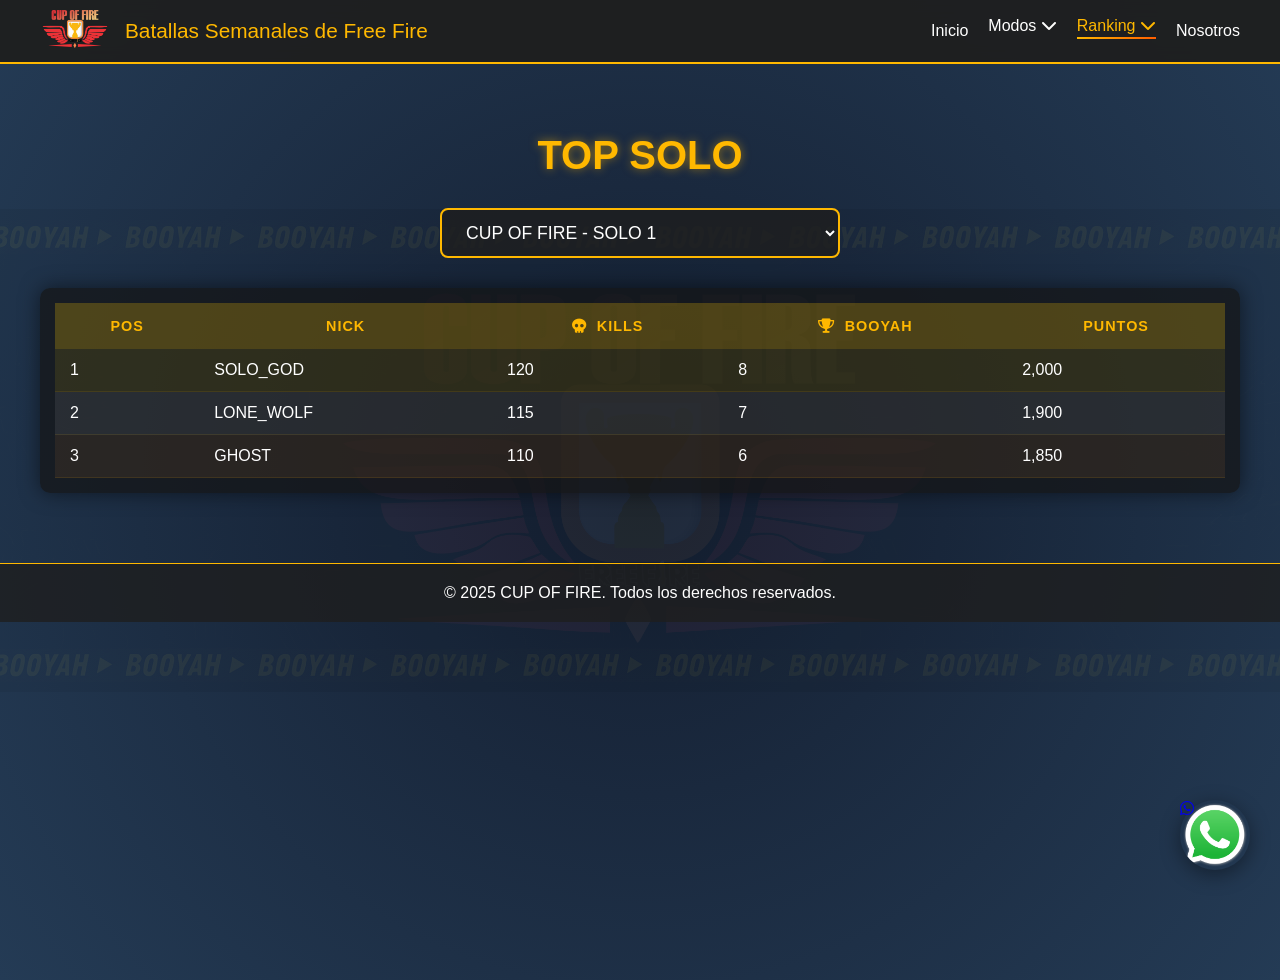
<file: ranking/solo.html>
<!DOCTYPE html>
<html lang="es">
<head>
  <meta charset="UTF-8">
  <meta name="viewport" content="width=device-width, initial-scale=1.0">
  <title>Top Solo - CUP OF FIRE</title>
  <link rel="stylesheet" href="../assets/css/styles.css">
  <link rel="stylesheet" href="https://cdnjs.cloudflare.com/ajax/libs/font-awesome/6.5.0/css/all.min.css">
</head>
<body>
  <!-- Fondo con logo2 -->
  <div class="background-logo"></div>

  <!-- Header -->
  <header class="header-fixed">
    <div class="header-container">
      <div class="logo-title">
        <a href="../index.html">
          <img src="../img/logo.png" alt="Logo" class="logo">
        </a>
        <h1>Batallas Semanales de Free Fire</h1>
      </div>
      
      <nav id="mainNav">
        <a href="../index.html">Inicio</a>
        
        <!-- Menú Modos -->
        <div class="dropdown">
          <a href="#">Modos <i class="fas fa-chevron-down"></i></a>
          <div class="dropdown-content">
            <a href="../modos/solo.html">Solo</a>
            <a href="../modos/duo.html">Dúo</a>
            <a href="../modos/escuadra.html">Escuadra</a>
            <a href="../modos/duelo.html">Duelo</a>
          </div>
        </div>
        
        <!-- Menú Ranking -->
        <div class="dropdown">
          <a href="#" class="active">Ranking <i class="fas fa-chevron-down"></i></a>
          <div class="dropdown-content">
            <a href="#" class="active" id="current-page">Top Solo</a>
            <a href="duo.html">Top Dúo</a>
            <a href="escuadra.html">Top Escuadra</a>
            <a href="duelo.html">Top Duelo</a>
          </div>
        </div>
        
        <a href="../nosotros.html">Nosotros</a>
      </nav>
      
      <button class="menu-mobile">
        <i class="fas fa-bars"></i>
      </button>
    </div>
  </header>

  <!-- Contenido Principal -->
  <main class="ranking-main">
    <h2 class="ranking-titulo">TOP SOLO</h2>
    
    <!-- Selector de Eventos -->
    <div class="evento-selector" id="evento-container"></div>
    
    <!-- Tabla de Posiciones -->
    <div class="tabla-container">
      <table class="tabla-ranking">
        <thead>
          <tr>
            <th>POS</th>
            <th>NICK</th>
            <th><i class="fas fa-skull"></i> KILLS</th>
            <th><i class="fas fa-trophy"></i> BOOYAH</th>
            <th>PUNTOS</th>
          </tr>
        </thead>
        <tbody id="tabla-datos"></tbody>
      </table>
    </div>
  </main>

  <footer>
    © 2025 CUP OF FIRE. Todos los derechos reservados.
  </footer>

  <!-- WhatsApp Flotante -->
  <a href="https://wa.me/+51987149670" class="whatsapp-float" target="_blank">
    <i class="fab fa-whatsapp"></i>
  </a>

  <!-- JavaScript -->
  <script src="../assets/js/script.js"></script>
  <script src="../assets/data/ranking-solo.js"></script>
  <script>
    document.addEventListener('DOMContentLoaded', () => {
      initRanking(datosSolo, 'Top Solo');
    });
  </script>
</body>
</html>
</file>
<file: assets/css/styles.css>
/* --- ESTILOS GENERALES --- */
body {
  margin: 0;
  padding-top: 80px; /* Espacio para el menú fijo */
  font-family: 'Segoe UI', sans-serif;
  background: radial-gradient(circle, #141e30 0%, #243b55 100%);
  color: white;
  min-height: 100vh;
}

.background-logo {
  position: fixed;
  top: 0;
  left: 0;
  width: 100%;
  height: 100%;
  background: url('../../img/logo2.png') center/contain no-repeat;
  opacity: 0.05;
  z-index: -1;
  animation: flotar 15s infinite alternate;


}

@keyframes flotar {
  0% { transform: translate(-10px, -10px); }
  100% { transform: translate(10px, 10px); }
}

/* --- MENÚ FIJO (Primer código) --- */
.header-fixed {
  position: fixed;
  top: 0;
  left: 0;
  width: 100%;
  background: rgba(31, 31, 31, 0.95);
  border-bottom: 2px solid #ffb800;
  backdrop-filter: blur(8px);
  z-index: 1000;
  padding: 10px 0;
}

.header-container {
  max-width: 1200px;
  margin: 0 auto;
  padding: 0 20px;
  display: flex;
  justify-content: space-between;
  align-items: center;
}

.logo-title {
  display: flex;
  align-items: center;
  gap: 15px;
}

.logo {
  width: 70px;
  height: auto;
  animation: latido 3s infinite;
}

@keyframes latido {
  0% { transform: scale(1); }
  50% { transform: scale(1.1); }
  100% { transform: scale(1); }
}

.logo-title h1 {
  color: #ffb800;
  font-weight: normal;
  font-size: 1.3rem;
  margin: 0;
}

/* Nav */
nav {
  display: flex;
  gap: 20px;
}

nav a {
  color: white;
  text-decoration: none;
  font-weight: 500;
  position: relative;
  padding: 5px 0;
}

nav a::after {
  content: '';
  position: absolute;
  bottom: 0;
  left: 0;
  width: 0;
  height: 2px;
  background: linear-gradient(90deg, #ffb800, #ff5e00);
  transition: width 0.3s;
}

nav a:hover::after,
nav a.active::after {
  width: 100%;
}

nav a:hover,
nav a.active {
  color: #ffb800;
}

/* Dropdown */
.dropdown {
  position: relative;
}

.dropdown-content {
  display: none;
  flex-direction: column;
  position: absolute;
  top: 100%;
  left: 0;
  background: #2a2a2a;
  min-width: 180px;
  border: 1px solid #ffb800;
  border-top: none;
  border-radius: 0 0 5px 5px;
  z-index: 1001;
}

.dropdown:hover .dropdown-content {
  display: flex;
}

/* Menú Mobile */
.menu-mobile {
  display: none;
  background: none;
  border: none;
  color: white;
  font-size: 1.5rem;
  cursor: pointer;
}

/* --- CONTENIDO PRINCIPAL (Segundo código) --- */
.main-content {
  max-width: 1200px;
  margin: 40px auto;
  padding: 0 20px;
  text-align: center;
}

.typing-text {
  font-size: 2.5rem;
  background: linear-gradient(45deg, #ffb800, #ff5e00, #ffb800);
  -webkit-background-clip: text;
  background-clip: text;
  color: transparent;
  text-shadow: 0 0 10px rgba(255, 94, 0, 0.3);
  margin-bottom: 40px;
}

.modos-container {
  display: grid;
  grid-template-columns: repeat(auto-fit, minmax(220px, 1fr));
  gap: 30px;
  margin: 50px 0;
}

.modo-card {
  background: rgba(31, 31, 31, 0.7);
  border: 2px solid #ffb800;
  border-radius: 10px;
  padding: 25px;
  cursor: pointer;
  transition: all 0.3s;
}

.modo-card:hover {
  transform: translateY(-10px);
  background: rgba(255, 184, 0, 0.1);
  box-shadow: 0 10px 20px rgba(255, 184, 0, 0.2);
}

.modo-card h3 {
  color: #ffb800;
  font-size: 1.8em;
  margin: 0 0 10px 0;
}

.proxima-copa strong {
  color: #ffb800;
}

/* Footer */
footer {
  background: rgba(31, 31, 31, 0.8);
  padding: 20px;
  text-align: center;
  border-top: 1px solid #ffb800;
  margin-top: 50px;
}

/* WhatsApp */
.whatsapp-float {
  position: fixed;
  bottom: 30px;
  right: 30px;
  width: 70px;
  height: 70px;
  background: url('../../img/whatsapp-icon.png') center/cover no-repeat;
  border-radius: 50%;
  box-shadow: 0 5px 20px rgba(0, 0, 0, 0.4);
  z-index: 1000;
  transition: all 0.3s;
}

.whatsapp-float:hover {
  transform: scale(1.1);
  background: #128C7E;
}

/* --- RESPONSIVE --- */
@media (max-width: 768px) {
  .header-container {
    flex-wrap: wrap;
  }
  
  .menu-mobile {
    display: block;
  }
  
  nav {
    display: none;
    width: 100%;
    flex-direction: column;
    order: 3;
    margin-top: 15px;
  }
  
  nav.active {
    display: flex;
  }
  
  .dropdown-content {
    position: static;
    border: none;
  }
  
  .typing-text {
    font-size: 1.8rem;
  }
}

/* Estilos para reglas (sin afectar otros elementos) */
.reglas-container {
  display: grid;
  grid-template-columns: repeat(auto-fit, minmax(250px, 1fr));
  gap: 30px;
  margin: 40px 0;
}

.regla-card {
  background: rgba(31, 31, 31, 0.7);
  border: 2px solid #ffb800;
  border-radius: 10px;
  padding: 25px;
  transition: all 0.3s;
}

.regla-card h3 {
  color: #ffb800;
  margin-top: 0;
  font-size: 1.3em;
}

.regla-card ul {
  padding-left: 20px;
}

.regla-card li {
  margin-bottom: 8px;
}

/* Efecto al hacer clic en el enlace activo */
.active-pulse {
  animation: pulse 0.3s;
  color: #ffb800 !important;
}
@keyframes pulse {
  0% { transform: scale(1); }
  50% { transform: scale(0.95); }
  100% { transform: scale(1); }
}

/* En tu styles.css */
.logo-title a {
  display: inline-block; /* Mantiene el diseño */
  transition: transform 0.3s; /* Opcional: efecto hover */
}

.logo-title a:hover {
  transform: scale(1.05); /* Opcional: efecto hover */
}

/* ESTILOS ESPECÍFICOS PARA RANKING */
.ranking-main {
  padding: 20px;
  max-width: 1200px;
  margin: 0 auto;
}

.ranking-titulo {
  color: #ffb800;
  text-align: center;
  font-size: 2.5em;
  margin-bottom: 20px;
  text-shadow: 0 0 10px rgba(255, 184, 0, 0.5);
}

.evento-selector {
  text-align: center;
  margin: 30px 0;
}

.evento-dropdown {
  padding: 12px 20px;
  border-radius: 8px;
  background: rgba(31, 31, 31, 0.8);
  border: 2px solid #ffb800;
  color: white;
  font-size: 1.1em;
  cursor: pointer;
  width: 100%;
  max-width: 400px;
}

.tabla-container {
  overflow-x: auto;
  background: rgba(20, 20, 20, 0.7);
  border-radius: 10px;
  padding: 15px;
  box-shadow: 0 0 20px rgba(0, 0, 0, 0.5);
}

.tabla-ranking {
  width: 100%;
  border-collapse: collapse;
  margin: 0 auto;
}

.tabla-ranking th {
  background: rgba(255, 184, 0, 0.15);
  color: #ffb800;
  padding: 15px;
  text-transform: uppercase;
  font-size: 0.9em;
  letter-spacing: 1px;
}

.tabla-ranking td {
  padding: 12px 15px;
  border-bottom: 1px solid rgba(255, 184, 0, 0.1);
}

.tabla-ranking tr:hover {
  background: rgba(255, 184, 0, 0.05);
}

.tabla-ranking tr:nth-child(1) {
  background: rgba(255, 215, 0, 0.1);
}

.tabla-ranking tr:nth-child(2) {
  background: rgba(192, 192, 192, 0.1);
}

.tabla-ranking tr:nth-child(3) {
  background: rgba(205, 127, 50, 0.1);
}

.fa-skull, .fa-trophy {
  margin-right: 5px;
}

/* Estilos para la página Nosotros */
.nosotros-main {
  max-width: 1000px;
  margin: 100px auto 50px;
  padding: 20px;
}

.mision-vision {
  display: flex;
  gap: 20px;
  margin-bottom: 40px;
}

.mision-vision .card {
  flex: 1;
  background: rgba(20, 20, 20, 0.5);;
  padding: 25px;
  border-radius: 10px;
  box-shadow: 0 5px 15px rgba(0,0,0,0.1);
border: 2px solid gold; /* <-- Borde dorado */
}

.mision-vision h2 {
  color: #ff6600;
  margin-bottom: 15px;
  font-size: 1.5rem;
}

.mision-vision p {
  line-height: 1.6;
  color: white;
}

.redes-sociales {
  text-align: center;
  background: rgba(20, 20, 20, 0.5);;
  padding: 30px;
  border-radius: 10px;
  box-shadow: 0 5px 15px rgba(0,0,0,0.1);
border: 2px solid gold; /* <-- Borde dorado */
}

.redes-sociales h2 {
  color: #ff6600;
  margin-bottom: 30px;
  font-size: 1.8rem;
}

.redes-container {
  display: grid;
  grid-template-columns: repeat(auto-fit, minmax(200px, 1fr));
  gap: 20px;
}

.red-social {
  display: flex;
  flex-direction: column;
  align-items: center;
  padding: 20px;
  transition: transform 0.3s;
}

.red-social:hover {
  transform: translateY(-5px);
}

.red-social img {
  width: 60px;
  height: 60px;
  margin-bottom: 10px;
}

.red-social span {
  color: white;
  font-weight: 500;
}

@media (max-width: 768px) {
  .mision-vision {
    flex-direction: column;
  }
  
  .redes-container {
    grid-template-columns: 1fr 1fr;
  }
}
</file>
